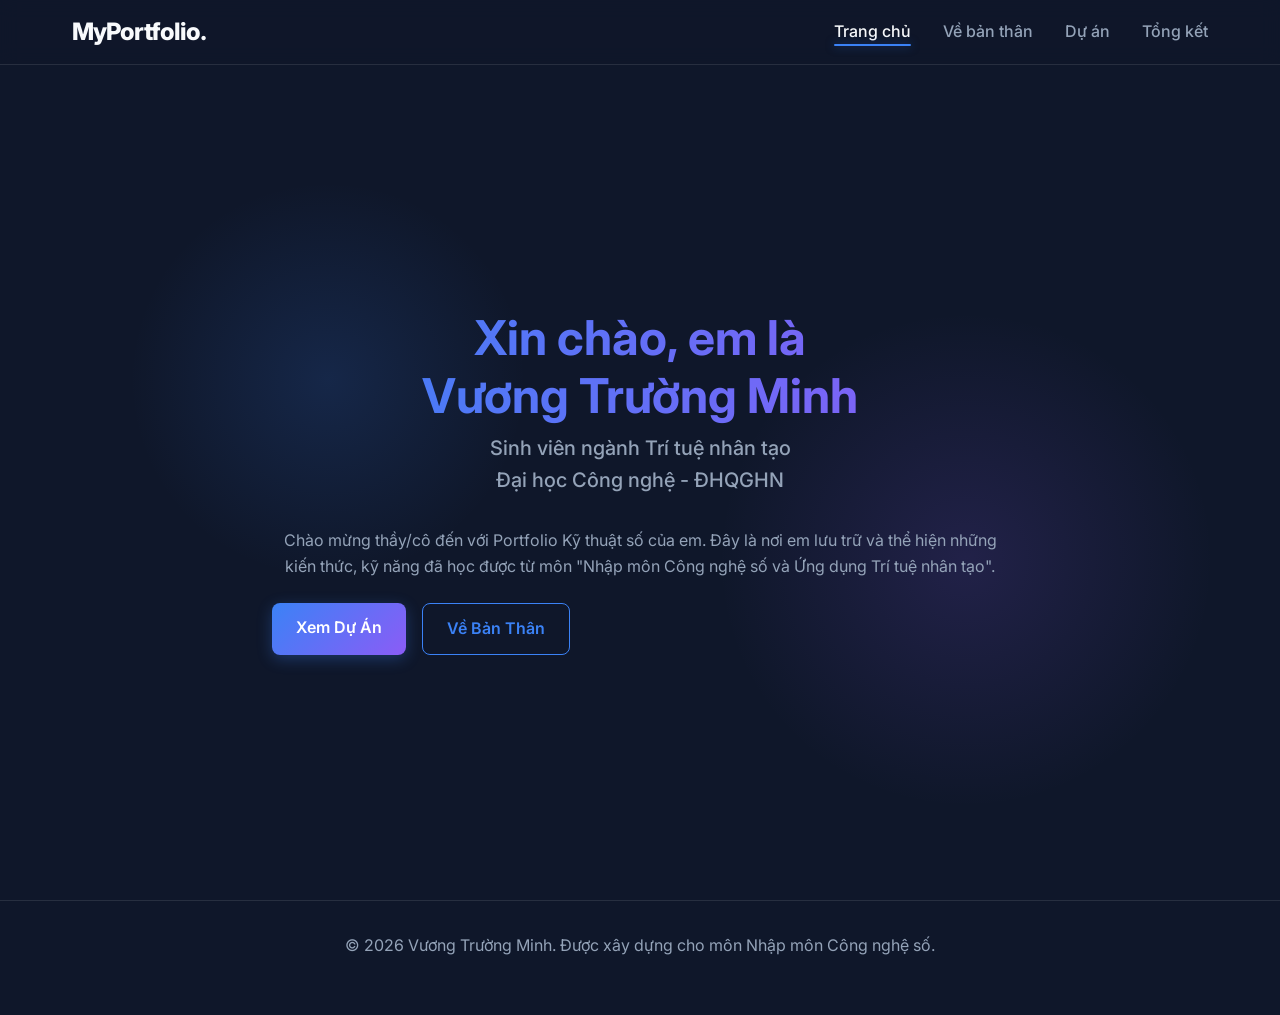
<file: index.html>
<!DOCTYPE html>
<html lang="vi">

<head>
    <meta charset="UTF-8">
    <meta name="viewport" content="width=device-width, initial-scale=1.0">
    <title>Portfolio Cá Nhân | Giới Thiệu</title>
    <!-- Google Fonts: Inter -->
    <link rel="preconnect" href="https://fonts.googleapis.com">
    <link rel="preconnect" href="https://fonts.gstatic.com" crossorigin>
    <link href="https://fonts.googleapis.com/css2?family=Inter:wght@400;500;600;700;800&display=swap" rel="stylesheet">
    <link rel="stylesheet" href="css/style.css">
    <style>
        /* Specific styles for index.html */
        .hero {
            min-height: 100vh;
            display: flex;
            align-items: center;
            padding-top: 4rem;
            /* offset for nav */
            position: relative;
        }

        /* Decorative background elements */
        .bg-glow-1 {
            position: absolute;
            top: 20%;
            left: 10%;
            width: 400px;
            height: 400px;
            background: radial-gradient(circle, rgba(59, 130, 246, 0.15) 0%, rgba(0, 0, 0, 0) 70%);
            border-radius: 50%;
            z-index: -1;
        }

        .bg-glow-2 {
            position: absolute;
            bottom: 10%;
            right: 5%;
            width: 500px;
            height: 500px;
            background: radial-gradient(circle, rgba(139, 92, 246, 0.15) 0%, rgba(0, 0, 0, 0) 70%);
            border-radius: 50%;
            z-index: -1;
        }

        .hero-content {
            display: flex;
            flex-direction: column;
            justify-content: center;
            align-items: center;
            text-align: center;
            max-width: 800px;
            margin: 0 auto;
        }

        .hero-text h1 {
            margin-bottom: 0.5rem;
        }

        .hero-text .subtitle {
            font-size: 1.25rem;
            color: var(--text-secondary);
            margin-bottom: 2rem;
            font-weight: 500;
        }

        .hero-actions {
            display: flex;
            gap: 1rem;
        }



        @media (max-width: 900px) {
            .hero-content {
                grid-template-columns: 1fr;
                text-align: center;
            }

            .hero-actions {
                justify-content: center;
            }

            .bg-glow-1,
            .bg-glow-2 {
                display: none;
            }
        }
    </style>
</head>

<body>

    <!-- Navigation -->
    <nav>
        <div class="container nav-container">
            <div class="logo">MyPortfolio.</div>
            <ul class="nav-links">
                <li><a href="index.html" class="active">Trang chủ</a></li>
                <li><a href="about.html">Về bản thân</a></li>
                <li><a href="projects.html">Dự án</a></li>
                <li><a href="summary.html">Tổng kết</a></li>
            </ul>
        </div>
    </nav>

    <!-- Background Decals -->
    <div class="bg-glow-1"></div>
    <div class="bg-glow-2"></div>

    <!-- Main Content -->
    <main>
        <section class="hero">
            <div class="container hero-content">
                <div class="hero-text">
                    <h1>Xin chào, em là<br>Vương Trường Minh</h1>
                    <p class="subtitle">Sinh viên ngành Trí tuệ nhân tạo<br>Đại học Công nghệ - ĐHQGHN</p>
                    <p>Chào mừng thầy/cô đến với Portfolio Kỹ thuật số của em. Đây là nơi em lưu trữ và thể hiện những
                        kiến thức, kỹ năng đã học được từ môn "Nhập môn Công nghệ số và Ứng dụng Trí tuệ nhân tạo".</p>
                    <div class="hero-actions">
                        <a href="projects.html" class="btn btn-primary">Xem Dự Án</a>
                        <a href="about.html" class="btn btn-outline">Về Bản Thân</a>
                    </div>
                </div>


            </div>
        </section>
    </main>

    <!-- Footer -->
    <footer>
        <div class="container">
            <p>&copy; 2026 Vương Trường Minh. Được xây dựng cho môn Nhập môn Công nghệ số.</p>
        </div>
    </footer>

    <script src="js/main.js"></script>
</body>

</html>
</file>
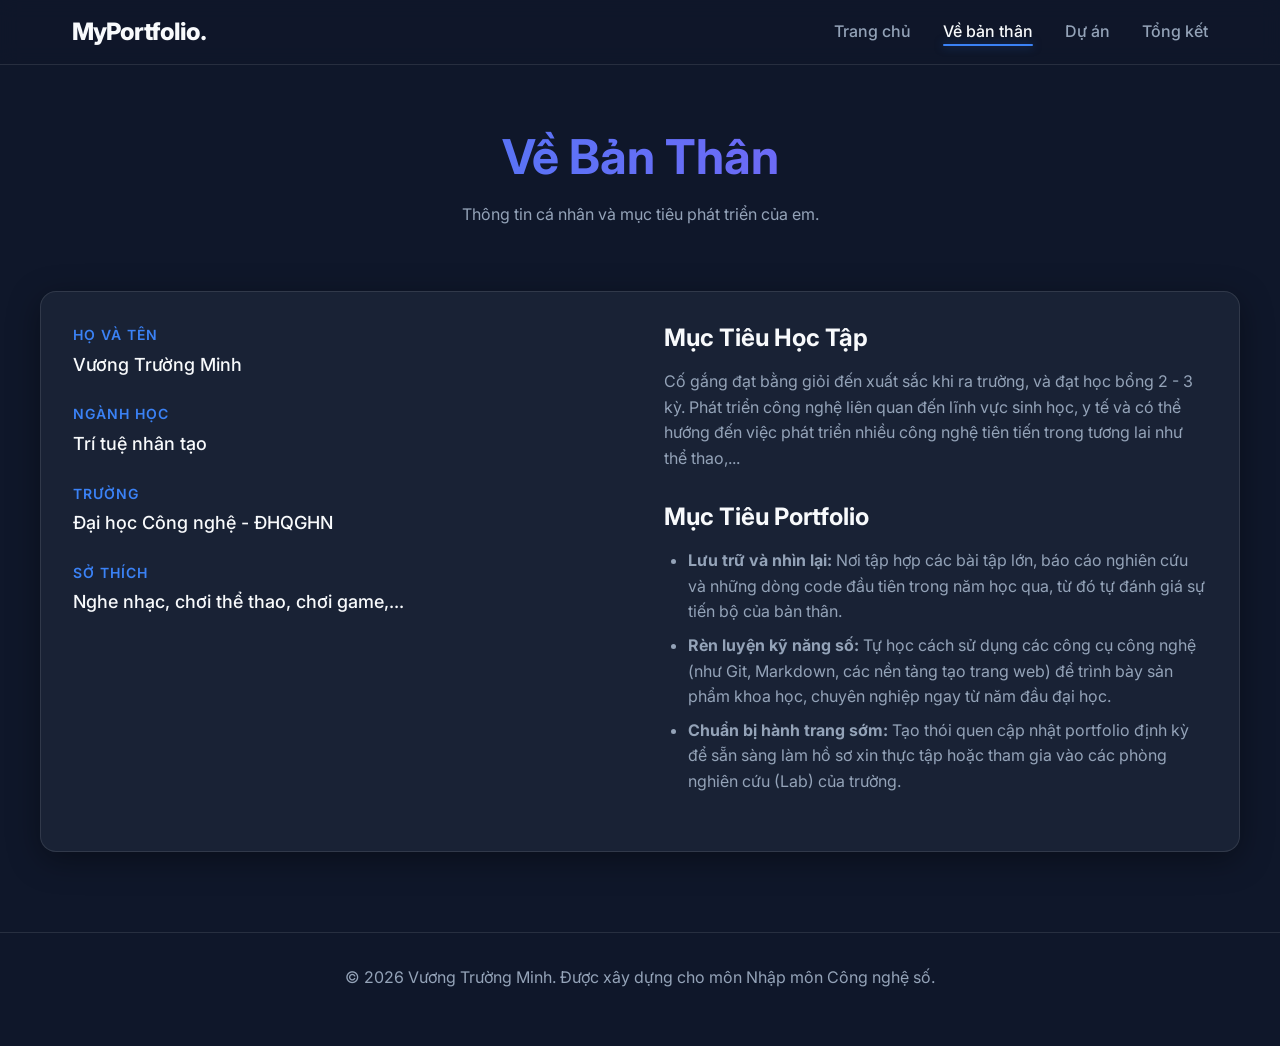
<file: about.html>
<!DOCTYPE html>
<html lang="vi">

<head>
    <meta charset="UTF-8">
    <meta name="viewport" content="width=device-width, initial-scale=1.0">
    <title>Portfolio Cá Nhân | Về Bản Thân</title>
    <!-- Google Fonts: Inter -->
    <link rel="preconnect" href="https://fonts.googleapis.com">
    <link rel="preconnect" href="https://fonts.gstatic.com" crossorigin>
    <link href="https://fonts.googleapis.com/css2?family=Inter:wght@400;500;600;700;800&display=swap" rel="stylesheet">
    <link rel="stylesheet" href="css/style.css">
    <style>
        .about-section {
            padding-top: 8rem;
            padding-bottom: 5rem;
        }

        .about-header {
            text-align: center;
            margin-bottom: 4rem;
        }

        .about-grid {
            display: grid;
            grid-template-columns: repeat(auto-fit, minmax(300px, 1fr));
            gap: 3rem;
        }

        .info-item {
            margin-bottom: 1.5rem;
        }

        .info-label {
            font-size: 0.875rem;
            text-transform: uppercase;
            letter-spacing: 1px;
            color: var(--accent-color);
            font-weight: 600;
            margin-bottom: 0.25rem;
        }

        .info-value {
            font-size: 1.125rem;
            color: var(--text-primary);
            font-weight: 500;
        }

        h3 {
            margin-bottom: 1rem;
        }
    </style>
</head>

<body>

    <!-- Navigation -->
    <nav>
        <div class="container nav-container">
            <div class="logo">MyPortfolio.</div>
            <ul class="nav-links">
                <li><a href="index.html">Trang chủ</a></li>
                <li><a href="about.html" class="active">Về bản thân</a></li>
                <li><a href="projects.html">Dự án</a></li>
                <li><a href="summary.html">Tổng kết</a></li>
            </ul>
        </div>
    </nav>

    <!-- Main Content -->
    <main>
        <section class="section about-section container">
            <div class="about-header">
                <h1>Về Bản Thân</h1>
                <p>Thông tin cá nhân và mục tiêu phát triển của em.</p>
            </div>

            <div class="glass-panel">
                <div class="about-grid">
                    <div>
                        <div class="info-item">
                            <div class="info-label">Họ và Tên</div>
                            <div class="info-value">Vương Trường Minh</div>
                        </div>
                        <div class="info-item">
                            <div class="info-label">Ngành Học</div>
                            <div class="info-value">Trí tuệ nhân tạo</div>
                        </div>
                        <div class="info-item">
                            <div class="info-label">Trường</div>
                            <div class="info-value">Đại học Công nghệ - ĐHQGHN</div>
                        </div>
                        <div class="info-item">
                            <div class="info-label">Sở Thích</div>
                            <div class="info-value">Nghe nhạc, chơi thể thao, chơi game,...</div>
                        </div>
                    </div>
                    <div>
                        <h3>Mục Tiêu Học Tập</h3>
                        <p>Cố gắng đạt bằng giỏi đến xuất sắc khi ra trường, và đạt học bổng 2 - 3 kỳ. Phát triển công
                            nghệ liên quan đến lĩnh vực sinh học, y tế và có thể hướng đến việc phát triển nhiều công
                            nghệ tiên tiến trong tương lai như thể thao,...</p>

                        <h3 style="margin-top: 2rem;">Mục Tiêu Portfolio</h3>
                        <ul
                            style="color: var(--text-secondary); margin-left: 1.5rem; margin-bottom: 1.5rem; line-height: 1.6;">
                            <li style="margin-bottom: 0.5rem;"><strong>Lưu trữ và nhìn lại:</strong> Nơi tập hợp các bài
                                tập lớn, báo cáo nghiên cứu và những dòng code đầu tiên trong năm học qua, từ đó tự đánh
                                giá sự tiến bộ của bản thân.</li>
                            <li style="margin-bottom: 0.5rem;"><strong>Rèn luyện kỹ năng số:</strong> Tự học cách sử
                                dụng các công cụ công nghệ (như Git, Markdown, các nền tảng tạo trang web) để trình bày
                                sản phẩm khoa học, chuyên nghiệp ngay từ năm đầu đại học.</li>
                            <li style="margin-bottom: 0.5rem;"><strong>Chuẩn bị hành trang sớm:</strong> Tạo thói quen
                                cập nhật portfolio định kỳ để sẵn sàng làm hồ sơ xin thực tập hoặc tham gia vào các
                                phòng nghiên cứu (Lab) của trường.</li>
                        </ul>
                    </div>
                </div>
            </div>
        </section>
    </main>

    <!-- Footer -->
    <footer>
        <div class="container">
            <p>&copy; 2026 Vương Trường Minh. Được xây dựng cho môn Nhập môn Công nghệ số.</p>
        </div>
    </footer>

    <script src="js/main.js"></script>
</body>

</html>
</file>
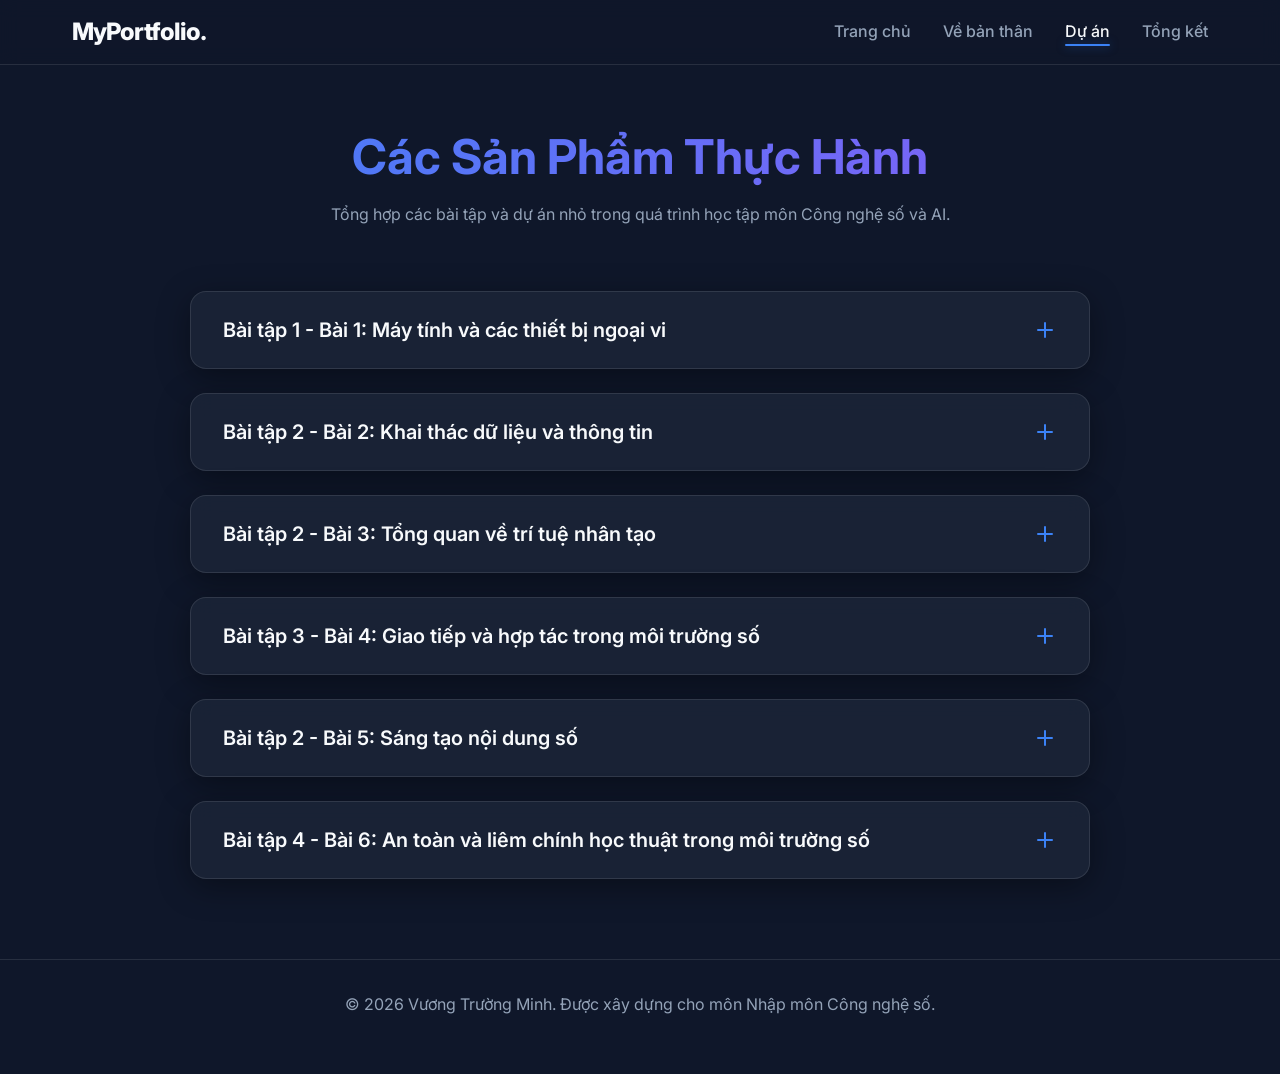
<file: projects.html>
<!DOCTYPE html>
<html lang="vi">

<head>
    <meta charset="UTF-8">
    <meta name="viewport" content="width=device-width, initial-scale=1.0">
    <title>Portfolio Cá Nhân | Dự Án</title>
    <link rel="preconnect" href="https://fonts.googleapis.com">
    <link rel="preconnect" href="https://fonts.gstatic.com" crossorigin>
    <link href="https://fonts.googleapis.com/css2?family=Inter:wght@400;500;600;700;800&display=swap" rel="stylesheet">
    <link rel="stylesheet" href="css/style.css">
    <style>
        .projects-section {
            padding-top: 8rem;
            /* offset for nav + extra space */
            padding-bottom: 5rem;
        }

        .projects-header {
            text-align: center;
            margin-bottom: 4rem;
        }

        .accordion {
            display: flex;
            flex-direction: column;
            gap: 1.5rem;
            max-width: 900px;
            margin: 0 auto;
        }

        .accordion-item {
            background: var(--glass-bg);
            backdrop-filter: blur(12px);
            -webkit-backdrop-filter: blur(12px);
            border: 1px solid var(--glass-border);
            border-radius: 1rem;
            box-shadow: var(--glass-shadow);
            overflow: hidden;
            transition: all var(--transition-normal);
        }

        .accordion-item.active {
            border-color: rgba(59, 130, 246, 0.4);
            box-shadow: 0 15px 40px rgba(0, 0, 0, 0.5);
        }

        .accordion-header {
            padding: 1.5rem 2rem;
            display: flex;
            justify-content: space-between;
            align-items: center;
            cursor: pointer;
            user-select: none;
            transition: background var(--transition-fast);
        }

        .accordion-header:hover {
            background: rgba(255, 255, 255, 0.05);
        }

        .accordion-title {
            font-size: 1.25rem;
            font-weight: 600;
            margin-bottom: 0;
            color: var(--text-primary);
            flex: 1;
            padding-right: 1rem;
            line-height: 1.4;
        }

        .accordion-icon {
            width: 24px;
            height: 24px;
            position: relative;
            flex-shrink: 0;
            transition: transform var(--transition-normal);
        }

        .accordion-icon::before,
        .accordion-icon::after {
            content: '';
            position: absolute;
            background-color: var(--accent-color);
            border-radius: 2px;
            top: 50%;
            left: 50%;
            transform: translate(-50%, -50%);
            transition: transform var(--transition-normal);
        }

        .accordion-icon::before {
            width: 2px;
            height: 16px;
        }

        .accordion-icon::after {
            width: 16px;
            height: 2px;
        }

        .accordion-item.active .accordion-icon {
            transform: rotate(45deg);
        }

        .accordion-content {
            display: grid;
            grid-template-rows: 0fr;
            transition: grid-template-rows 0.4s ease-out;
        }

        .accordion-inner {
            overflow: hidden;
            padding: 0 2rem;
            opacity: 0;
            transition: padding 0.4s ease-out, opacity 0.3s ease-out;
        }

        .accordion-item.active .accordion-content {
            grid-template-rows: 1fr;
        }

        .accordion-item.active .accordion-inner {
            padding-bottom: 2rem;
            padding-top: 0.5rem;
            opacity: 1;
        }

        .accordion-body-section {
            margin-bottom: 1.5rem;
        }

        .accordion-body-section:last-child {
            margin-bottom: 0;
        }

        .accordion-body-section h4 {
            color: var(--accent-color);
            font-size: 0.95rem;
            margin-bottom: 0.5rem;
            text-transform: uppercase;
            letter-spacing: 0.5px;
        }

        .accordion-body-section p {
            font-size: 1rem;
            margin-bottom: 0;
            color: var(--text-secondary);
            line-height: 1.6;
        }

        .project-actions {
            display: flex;
            gap: 1rem;
            margin-top: 1rem;
            padding-top: 1.5rem;
            border-top: 1px solid var(--glass-border);
        }

        .project-actions .btn {
            padding: 0.5rem 1.5rem;
            font-size: 0.9rem;
        }
    </style>
</head>

<body>

    <!-- Navigation -->
    <nav>
        <div class="container nav-container">
            <div class="logo">MyPortfolio.</div>
            <ul class="nav-links">
                <li><a href="index.html">Trang chủ</a></li>
                <li><a href="about.html">Về bản thân</a></li>
                <li><a href="projects.html" class="active">Dự án</a></li>
                <li><a href="summary.html">Tổng kết</a></li>
            </ul>
        </div>
    </nav>

    <!-- Main Content -->
    <main>
        <section class="section projects-section container">
            <div class="projects-header">
                <h1>Các Sản Phẩm Thực Hành</h1>
                <p>Tổng hợp các bài tập và dự án nhỏ trong quá trình học tập môn Công nghệ số và AI.</p>
            </div>

            <div class="accordion">

                <!-- Project 1 -->
                <div class="accordion-item">
                    <div class="accordion-header">
                        <h3 class="accordion-title">Bài tập 1 - Bài 1: Máy tính và các thiết bị ngoại vi</h3>
                        <div class="accordion-icon"></div>
                    </div>
                    <div class="accordion-content">
                        <div class="accordion-inner">
                            <div class="accordion-body-section">
                                <h4>Mục tiêu của bài tập</h4>
                                <p>Nắm vững kiến thức nền tảng về máy tính, cách thức hoạt động của các thiết bị ngoại
                                    vi và thiết lập môi trường học tập số.</p>
                            </div>
                            <div class="accordion-body-section">
                                <h4>Tóm tắt quá trình thực hiện</h4>
                                <p>Thiết kế và trình bày cấu trúc thư mục tối ưu, kết hợp với các quy tắc đặt tên tệp
                                    tin khoa học nhằm mục đích quản lý và lưu trữ dữ liệu học tập một cách hiệu quả nhất
                                    trên máy tính cá nhân.</p>
                            </div>
                            <div class="accordion-body-section">
                                <h4>Hình ảnh minh họa</h4>
                                <img src="assets/img_bai_1.png" alt="Minh họa bài 1"
                                    style="width: 100%; border-radius: 8px; margin-top: 0.5rem; display: block; border: 1px solid var(--glass-border);">
                            </div>
                            <div class="accordion-body-section">
                                <h4>Tóm tắt nội dung PDF</h4>
                                <p><em>Báo cáo trình bày cách thiết lập và phân chia thư mục theo từng môn học, kết hợp
                                        quy tắc đặt tên file rõ ràng để dễ dàng tìm kiếm và quản lý.</em></p>
                            </div>
                            <div class="accordion-body-section">
                                <h4>Sản phẩm cuối cùng</h4>
                                <div class="project-actions">
                                    <a href="assets/tuần%201%20lms.pdf" target="_blank" class="btn btn-primary">Xem
                                        PDF</a>
                                    <a href="assets/tuần%201%20lms.pdf" download class="btn btn-outline">Tải PDF</a>
                                </div>
                            </div>
                        </div>
                    </div>
                </div>

                <!-- Project 2 -->
                <div class="accordion-item">
                    <div class="accordion-header">
                        <h3 class="accordion-title">Bài tập 2 - Bài 2: Khai thác dữ liệu và thông tin</h3>
                        <div class="accordion-icon"></div>
                    </div>
                    <div class="accordion-content">
                        <div class="accordion-inner">
                            <div class="accordion-body-section">
                                <h4>Mục tiêu của bài tập</h4>
                                <p>Làm quen và thành thạo các công cụ tìm kiếm, đồng thời phát triển kỹ năng đánh giá độ
                                    tin cậy của thông tin trên internet.</p>
                            </div>
                            <div class="accordion-body-section">
                                <h4>Tóm tắt quá trình thực hiện</h4>
                                <p>Sử dụng các toán tử nâng cao để tìm kiếm thông tin học thuật chuyên sâu và lập bảng
                                    phân tích, đánh giá độ tin cậy của các nguồn tài liệu đã thu thập được.</p>
                            </div>
                            <div class="accordion-body-section">
                                <h4>Hình ảnh minh họa</h4>
                                <img src="assets/img_bai_2.png" alt="Minh họa bài 2"
                                    style="width: 100%; border-radius: 8px; margin-top: 0.5rem; display: block; border: 1px solid var(--glass-border);">
                            </div>
                            <div class="accordion-body-section">
                                <h4>Tóm tắt nội dung PDF</h4>
                                <p><em>Báo cáo liệt kê các nguồn tài liệu học thuật uy tín tìm được qua Google Scholar,
                                        kèm theo bảng đánh giá độ tin cậy chi tiết.</em></p>
                            </div>
                            <div class="accordion-body-section">
                                <h4>Sản phẩm cuối cùng</h4>
                                <div class="project-actions">
                                    <a href="assets/tuần%202%20lms.pdf" target="_blank" class="btn btn-primary">Xem
                                        PDF</a>
                                    <a href="assets/tuần%202%20lms.pdf" download class="btn btn-outline">Tải PDF</a>
                                </div>
                            </div>
                        </div>
                    </div>
                </div>

                <!-- Project 3 -->
                <div class="accordion-item">
                    <div class="accordion-header">
                        <h3 class="accordion-title">Bài tập 2 - Bài 3: Tổng quan về trí tuệ nhân tạo</h3>
                        <div class="accordion-icon"></div>
                    </div>
                    <div class="accordion-content">
                        <div class="accordion-inner">
                            <div class="accordion-body-section">
                                <h4>Mục tiêu của bài tập</h4>
                                <p>Hiểu về các khái niệm cơ bản của AI và cách thức giao tiếp hiệu quả với các công cụ
                                    AI thông qua Prompt.</p>
                            </div>
                            <div class="accordion-body-section">
                                <h4>Tóm tắt quá trình thực hiện</h4>
                                <p>Tiến hành so sánh hiệu quả và chất lượng kết quả đầu ra giữa một Prompt ban đầu (sơ
                                    sài) và một Prompt đã được cải tiến (cung cấp đầy đủ chi tiết, ngữ cảnh rõ ràng).
                                </p>
                            </div>
                            <div class="accordion-body-section">
                                <h4>Hình ảnh minh họa</h4>
                                <img src="assets/img_bai_3.png" alt="Minh họa bài 3"
                                    style="width: 100%; border-radius: 8px; margin-top: 0.5rem; display: block; border: 1px solid var(--glass-border);">
                            </div>
                            <div class="accordion-body-section">
                                <h4>Tóm tắt nội dung PDF</h4>
                                <p><em>Bảng phân tích so sánh đầu ra của AI khi dùng prompt ngắn gọn so với prompt có
                                        cấu trúc chi tiết. Kết luận: prompt chi tiết cho kết quả tốt và sát yêu cầu hơn
                                        rất nhiều.</em></p>
                            </div>
                            <div class="accordion-body-section">
                                <h4>Sản phẩm cuối cùng</h4>
                                <div class="project-actions">
                                    <a href="assets/tuần%203%20lms.pdf" target="_blank" class="btn btn-primary">Xem
                                        PDF</a>
                                    <a href="assets/tuần%203%20lms.pdf" download class="btn btn-outline">Tải PDF</a>
                                </div>
                            </div>
                        </div>
                    </div>
                </div>

                <!-- Project 4 -->
                <div class="accordion-item">
                    <div class="accordion-header">
                        <h3 class="accordion-title">Bài tập 3 - Bài 4: Giao tiếp và hợp tác trong môi trường số</h3>
                        <div class="accordion-icon"></div>
                    </div>
                    <div class="accordion-content">
                        <div class="accordion-inner">
                            <div class="accordion-body-section">
                                <h4>Mục tiêu của bài tập</h4>
                                <p>Thực hành kỹ năng làm việc nhóm trực tuyến và sử dụng thành thạo các phần mềm hỗ trợ
                                    hợp tác.</p>
                            </div>
                            <div class="accordion-body-section">
                                <h4>Tóm tắt quá trình thực hiện</h4>
                                <p>Cung cấp minh chứng về việc thiết lập và áp dụng các công cụ quản lý dự án nhóm, thể
                                    hiện cách thức phân công công việc và phối hợp trực tuyến với các thành viên khác.
                                </p>
                            </div>
                            <div class="accordion-body-section">
                                <h4>Hình ảnh minh họa</h4>
                                <img src="assets/img_bai_4.png" alt="Minh họa bài 4"
                                    style="width: 100%; border-radius: 8px; margin-top: 0.5rem; display: block; border: 1px solid var(--glass-border);">
                            </div>
                            <div class="accordion-body-section">
                                <h4>Tóm tắt nội dung PDF</h4>
                                <p><em>Báo cáo chi tiết về việc ứng dụng 4 công cụ (Trello, Google Docs, Drive, Teams) để điều phối dự án. Nêu rõ cách tối ưu không gian làm việc, quy tắc quản lý file, đồng thời đưa ra 3 thách thức (xung đột dữ liệu, quá tải thông báo, phụ thuộc công việc) và các giải pháp thực tiễn.</em></p>
                            </div>
                            <div class="accordion-body-section">
                                <h4>Sản phẩm cuối cùng</h4>
                                <div class="project-actions">
                                    <a href="assets/tuần%204%20lms.pdf" target="_blank" class="btn btn-primary">Xem
                                        PDF</a>
                                    <a href="assets/tuần%204%20lms.pdf" download class="btn btn-outline">Tải PDF</a>
                                </div>
                            </div>
                        </div>
                    </div>
                </div>

                <!-- Project 5 -->
                <div class="accordion-item">
                    <div class="accordion-header">
                        <h3 class="accordion-title">Bài tập 2 - Bài 5: Sáng tạo nội dung số</h3>
                        <div class="accordion-icon"></div>
                    </div>
                    <div class="accordion-content">
                        <div class="accordion-inner">
                            <div class="accordion-body-section">
                                <h4>Mục tiêu của bài tập</h4>
                                <p>Ứng dụng AI tạo sinh vào quá trình sản xuất và sáng tạo các loại hình nội dung số đa
                                    phương tiện.</p>
                            </div>
                            <div class="accordion-body-section">
                                <h4>Tóm tắt quá trình thực hiện</h4>
                                <p>Xây dựng và trưng bày một sản phẩm nội dung số hoàn thiện (bao gồm hình ảnh, video
                                    hoặc bài viết blog) được lên ý tưởng và hỗ trợ tạo ra hoàn toàn bởi các công cụ AI
                                    tạo sinh.</p>
                            </div>
                            <div class="accordion-body-section">
                                <h4>Hình ảnh minh họa</h4>
                                <img src="assets/img_bai_5.png" alt="Minh họa bài 5"
                                    style="width: 100%; border-radius: 8px; margin-top: 0.5rem; display: block; border: 1px solid var(--glass-border);">
                            </div>
                            <div class="accordion-body-section">
                                <h4>Tóm tắt nội dung PDF</h4>
                                <p><em>Trình bày quy trình lên ý tưởng và tạo ra các sản phẩm nội dung số bằng công cụ
                                        AI tạo sinh, ghi nhận lại các prompt đã sử dụng và kết quả tương ứng.</em></p>
                            </div>
                            <div class="accordion-body-section">
                                <h4>Sản phẩm cuối cùng</h4>
                                <div class="project-actions">
                                    <a href="assets/tuần%205%20lms.pdf" target="_blank" class="btn btn-primary">Xem
                                        PDF</a>
                                    <a href="assets/tuần%205%20lms.pdf" download class="btn btn-outline">Tải PDF</a>
                                </div>
                            </div>
                        </div>
                    </div>
                </div>

                <!-- Project 6 -->
                <div class="accordion-item">
                    <div class="accordion-header">
                        <h3 class="accordion-title">Bài tập 4 - Bài 6: An toàn và liêm chính học thuật trong môi trường
                            số</h3>
                        <div class="accordion-icon"></div>
                    </div>
                    <div class="accordion-content">
                        <div class="accordion-inner">
                            <div class="accordion-body-section">
                                <h4>Mục tiêu của bài tập</h4>
                                <p>Đề cao tầm quan trọng của đạo đức trong việc sử dụng công nghệ số và trí tuệ nhân tạo
                                    vào học tập.</p>
                            </div>
                            <div class="accordion-body-section">
                                <h4>Tóm tắt quá trình thực hiện</h4>
                                <p>Xây dựng bộ nguyên tắc cá nhân chi tiết về việc sử dụng AI một cách có trách nhiệm,
                                    đảm bảo duy trì tính liêm chính học thuật dựa trên những nghiên cứu đã thực hiện
                                    trong suốt khóa học.</p>
                            </div>
                            <div class="accordion-body-section">
                                <h4>Hình ảnh minh họa</h4>
                                <img src="assets/img_bai_6.png" alt="Minh họa bài 6"
                                    style="width: 100%; border-radius: 8px; margin-top: 0.5rem; display: block; border: 1px solid var(--glass-border);">
                            </div>
                            <div class="accordion-body-section">
                                <h4>Tóm tắt nội dung PDF</h4>
                                <p><em>Tài liệu ghi rõ các nguyên tắc đạo đức cá nhân khi dùng AI, cam kết không đạo
                                        văn, trung thực và luôn trích dẫn nguồn rõ ràng trong mọi bài tập.</em></p>
                            </div>
                            <div class="accordion-body-section">
                                <h4>Sản phẩm cuối cùng</h4>
                                <div class="project-actions">
                                    <a href="assets/tuần%206%20lms.pdf" target="_blank" class="btn btn-primary">Xem
                                        PDF</a>
                                    <a href="assets/tuần%206%20lms.pdf" download class="btn btn-outline">Tải PDF</a>
                                </div>
                            </div>
                        </div>
                    </div>
                </div>

            </div>
        </section>
    </main>

    <!-- Footer -->
    <footer>
        <div class="container">
            <p>&copy; 2026 Vương Trường Minh. Được xây dựng cho môn Nhập môn Công nghệ số.</p>
        </div>
    </footer>

    <script src="js/main.js"></script>
</body>

</html>
</file>
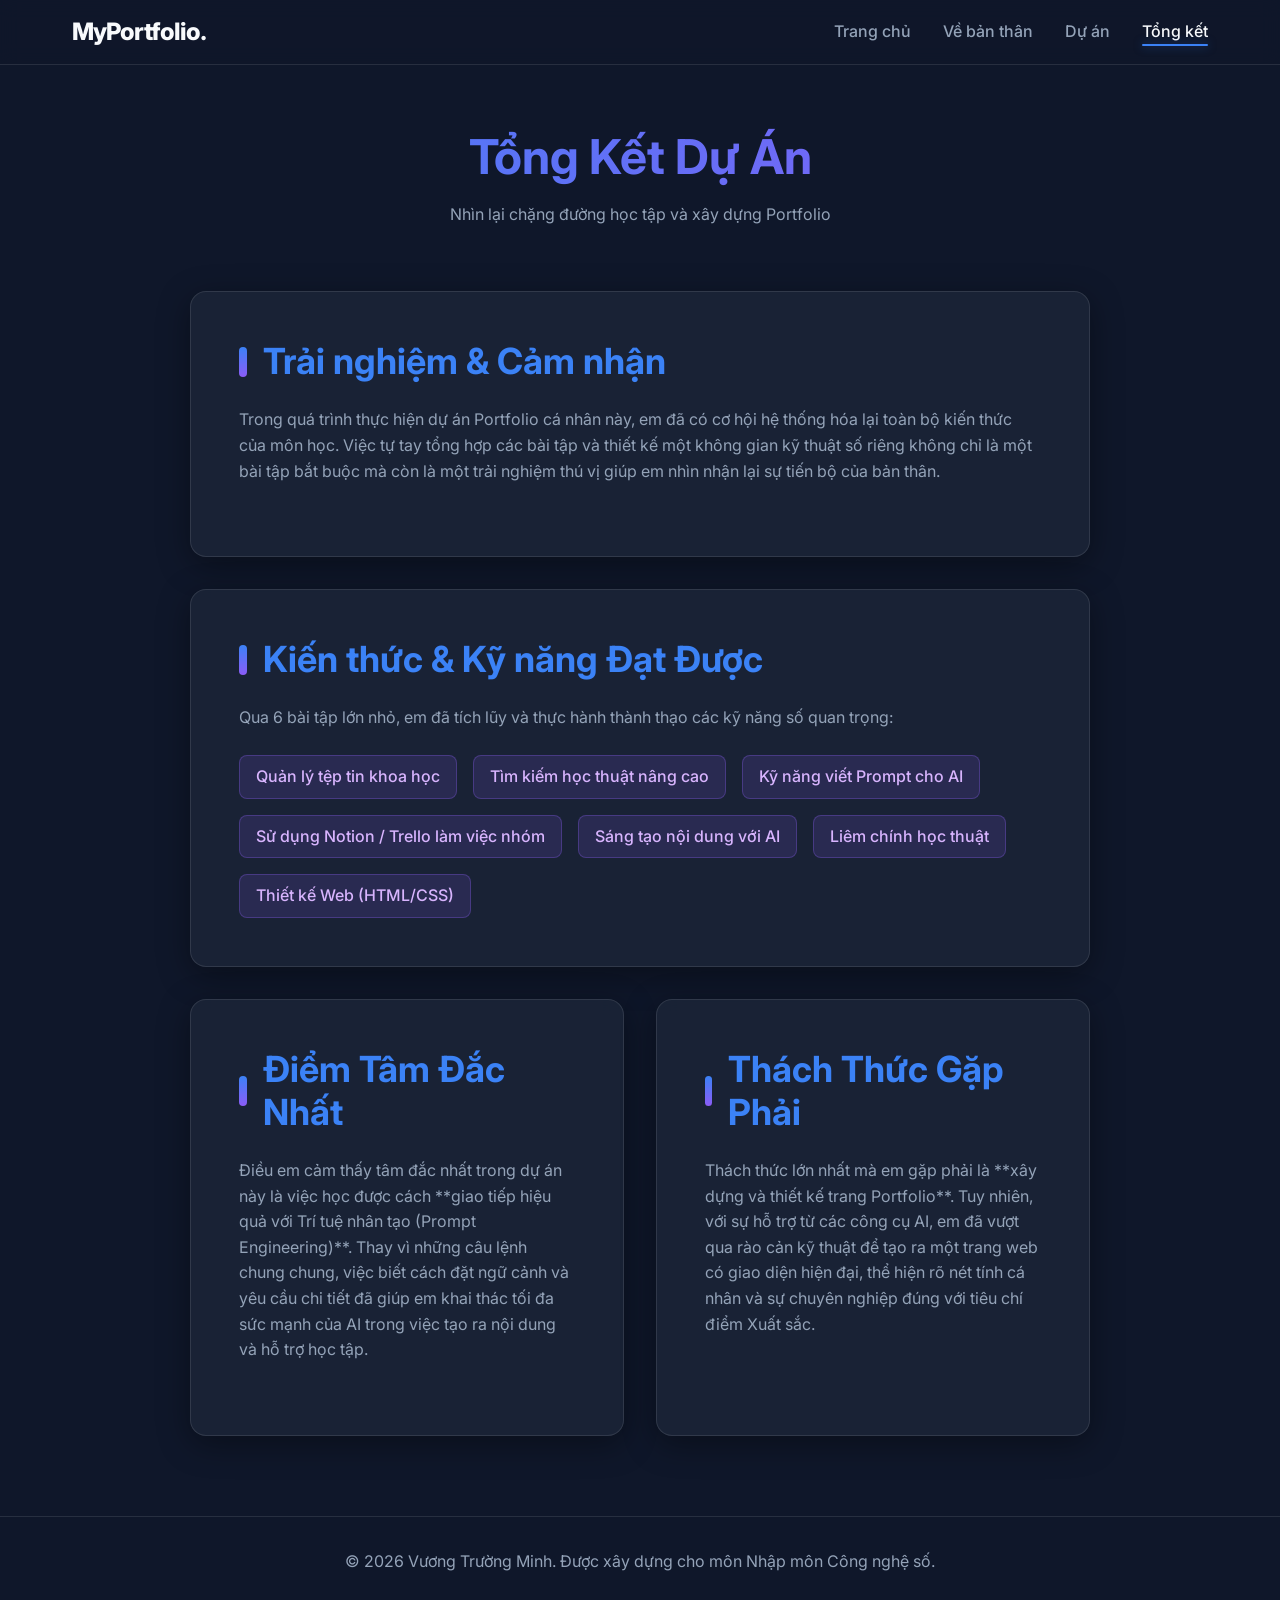
<file: summary.html>
<!DOCTYPE html>
<html lang="vi">

<head>
    <meta charset="UTF-8">
    <meta name="viewport" content="width=device-width, initial-scale=1.0">
    <title>Portfolio Cá Nhân | Tổng Kết</title>
    <link rel="preconnect" href="https://fonts.googleapis.com">
    <link rel="preconnect" href="https://fonts.gstatic.com" crossorigin>
    <link href="https://fonts.googleapis.com/css2?family=Inter:wght@400;500;600;700;800&display=swap" rel="stylesheet">
    <link rel="stylesheet" href="css/style.css">
    <style>
        .summary-section {
            padding-top: 8rem;
            padding-bottom: 5rem;
        }

        .summary-header {
            text-align: center;
            margin-bottom: 4rem;
        }

        .summary-grid {
            display: grid;
            grid-template-columns: 1fr;
            gap: 2rem;
            max-width: 900px;
            margin: 0 auto;
        }

        .summary-panel {
            padding: 3rem;
        }

        .summary-panel h2 {
            display: flex;
            align-items: center;
            gap: 1rem;
            color: var(--accent-color);
            margin-bottom: 1.5rem;
        }

        .summary-panel h2::before {
            content: '';
            display: block;
            width: 8px;
            height: 30px;
            background: linear-gradient(to bottom, var(--accent-color), var(--secondary-accent));
            border-radius: 4px;
        }

        .skills-list {
            list-style: none;
            display: flex;
            flex-wrap: wrap;
            gap: 1rem;
            margin-top: 1rem;
        }

        .skills-list li {
            background: rgba(139, 92, 246, 0.15);
            color: #d8b4fe;
            /* lighter violet */
            padding: 0.5rem 1rem;
            border-radius: 8px;
            border: 1px solid rgba(139, 92, 246, 0.3);
            font-weight: 500;
        }

        .split-grid {
            display: grid;
            grid-template-columns: 1fr 1fr;
            gap: 2rem;
        }

        @media (max-width: 768px) {
            .split-grid {
                grid-template-columns: 1fr;
            }

            .summary-panel {
                padding: 2rem;
            }
        }
    </style>
</head>

<body>

    <!-- Navigation -->
    <nav>
        <div class="container nav-container">
            <div class="logo">MyPortfolio.</div>
            <ul class="nav-links">
                <li><a href="index.html">Trang chủ</a></li>
                <li><a href="about.html">Về bản thân</a></li>
                <li><a href="projects.html">Dự án</a></li>
                <li><a href="summary.html" class="active">Tổng kết</a></li>
            </ul>
        </div>
    </nav>

    <!-- Main Content -->
    <main>
        <section class="section summary-section container">
            <div class="summary-header">
                <h1>Tổng Kết Dự Án</h1>
                <p>Nhìn lại chặng đường học tập và xây dựng Portfolio</p>
            </div>

            <div class="summary-grid">

                <!-- Trải nghiệm và Cảm nhận -->
                <div class="glass-panel summary-panel">
                    <h2>Trải nghiệm & Cảm nhận</h2>
                    <p>Trong quá trình thực hiện dự án Portfolio cá nhân này, em đã có cơ hội hệ thống hóa lại toàn bộ
                        kiến thức của môn học. Việc tự tay tổng hợp các bài tập và thiết kế một không gian kỹ thuật số
                        riêng không chỉ là một bài tập bắt buộc mà còn là một trải nghiệm thú vị giúp em nhìn nhận lại
                        sự tiến bộ của bản thân.</p>
                </div>

                <!-- Kiến thức và Kỹ năng -->
                <div class="glass-panel summary-panel">
                    <h2>Kiến thức & Kỹ năng Đạt Được</h2>
                    <p>Qua 6 bài tập lớn nhỏ, em đã tích lũy và thực hành thành thạo các kỹ năng số quan trọng:</p>
                    <ul class="skills-list">
                        <li>Quản lý tệp tin khoa học</li>
                        <li>Tìm kiếm học thuật nâng cao</li>
                        <li>Kỹ năng viết Prompt cho AI</li>
                        <li>Sử dụng Notion / Trello làm việc nhóm</li>
                        <li>Sáng tạo nội dung với AI</li>
                        <li>Liêm chính học thuật</li>
                        <li>Thiết kế Web (HTML/CSS)</li>
                    </ul>
                </div>

                <!-- Tâm đắc và Thách thức -->
                <div class="split-grid">
                    <div class="glass-panel summary-panel">
                        <h2>Điểm Tâm Đắc Nhất</h2>
                        <p>Điều em cảm thấy tâm đắc nhất trong dự án này là việc học được cách **giao tiếp hiệu quả với
                            Trí tuệ nhân tạo (Prompt Engineering)**. Thay vì những câu lệnh chung chung, việc biết cách
                            đặt ngữ cảnh và yêu cầu chi tiết đã giúp em khai thác tối đa sức mạnh của AI trong việc tạo
                            ra nội dung và hỗ trợ học tập.</p>
                    </div>

                    <div class="glass-panel summary-panel">
                        <h2>Thách Thức Gặp Phải</h2>
                        <p>Thách thức lớn nhất mà em gặp phải là **xây dựng và thiết kế trang Portfolio**. Tuy nhiên,
                            với sự hỗ trợ từ các công cụ AI, em đã vượt qua rào cản kỹ thuật để tạo ra một trang web có
                            giao diện hiện đại, thể hiện rõ nét tính cá nhân và sự chuyên nghiệp đúng với tiêu chí điểm
                            Xuất sắc.</p>
                    </div>
                </div>

            </div>
        </section>
    </main>

    <!-- Footer -->
    <footer>
        <div class="container">
            <p>&copy; 2026 Vương Trường Minh. Được xây dựng cho môn Nhập môn Công nghệ số.</p>
        </div>
    </footer>

    <script src="js/main.js"></script>
</body>

</html>
</file>
<file: css/style.css>
/* Reset & Base Styles */
* {
    margin: 0;
    padding: 0;
    box-sizing: border-box;
}

:root {
    /* Color Palette - Modern Dark Theme */
    --bg-color: #0f172a; /* Slate 900 */
    --text-primary: #f8fafc; /* Slate 50 */
    --text-secondary: #94a3b8; /* Slate 400 */
    --accent-color: #3b82f6; /* Blue 500 */
    --accent-glow: rgba(59, 130, 246, 0.5);
    --secondary-accent: #8b5cf6; /* Violet 500 */
    
    /* Glassmorphism */
    --glass-bg: rgba(30, 41, 59, 0.7); /* Slate 800 with opacity */
    --glass-border: rgba(255, 255, 255, 0.1);
    --glass-shadow: 0 8px 32px 0 rgba(0, 0, 0, 0.37);

    /* Typography */
    --font-primary: 'Inter', system-ui, -apple-system, sans-serif;
    
    /* Transitions */
    --transition-fast: 0.2s ease;
    --transition-normal: 0.3s ease;
}

body {
    font-family: var(--font-primary);
    background-color: var(--bg-color);
    color: var(--text-primary);
    line-height: 1.6;
    overflow-x: hidden;
    min-height: 100vh;
    display: flex;
    flex-direction: column;
}

/* Typography */
h1, h2, h3, h4 {
    font-weight: 700;
    line-height: 1.2;
    margin-bottom: 1rem;
}

h1 {
    font-size: 3rem;
    background: linear-gradient(to right, var(--accent-color), var(--secondary-accent));
    -webkit-background-clip: text;
    color: transparent;
}

h2 { font-size: 2.25rem; }
h3 { font-size: 1.5rem; }
p { margin-bottom: 1.5rem; color: var(--text-secondary); }
a { color: var(--accent-color); text-decoration: none; transition: color var(--transition-fast); }
a:hover { color: var(--text-primary); }

/* Layout Utilities */
.container {
    width: 100%;
    max-width: 1200px;
    margin: 0 auto;
    padding: 0 2rem;
}

.section {
    padding: 5rem 0;
}

/* Glassmorphism Utilities */
.glass-panel {
    background: var(--glass-bg);
    backdrop-filter: blur(12px);
    -webkit-backdrop-filter: blur(12px);
    border: 1px solid var(--glass-border);
    border-radius: 1rem;
    box-shadow: var(--glass-shadow);
    padding: 2rem;
}

/* Navigation */
nav {
    position: fixed;
    top: 0;
    width: 100%;
    z-index: 1000;
    background: rgba(15, 23, 42, 0.8);
    backdrop-filter: blur(10px);
    border-bottom: 1px solid var(--glass-border);
}

.nav-container {
    display: flex;
    justify-content: space-between;
    align-items: center;
    height: 4rem;
}

.logo {
    font-size: 1.5rem;
    font-weight: 800;
    letter-spacing: -1px;
}

.nav-links {
    display: flex;
    gap: 2rem;
    list-style: none;
}

.nav-links a {
    color: var(--text-secondary);
    font-weight: 500;
    font-size: 1rem;
    position: relative;
}

.nav-links a:hover,
.nav-links a.active {
    color: var(--text-primary);
}

.nav-links a.active::after {
    content: '';
    position: absolute;
    bottom: -5px;
    left: 0;
    width: 100%;
    height: 2px;
    background: var(--accent-color);
    box-shadow: 0 0 10px var(--accent-glow);
    border-radius: 2px;
}

/* Footer */
footer {
    margin-top: auto;
    padding: 2rem 0;
    text-align: center;
    border-top: 1px solid var(--glass-border);
    color: var(--text-secondary);
}

/* Buttons */
.btn {
    display: inline-block;
    padding: 0.75rem 1.5rem;
    border-radius: 0.5rem;
    font-weight: 600;
    cursor: pointer;
    transition: all var(--transition-normal);
    border: none;
    text-align: center;
}

.btn-primary {
    background: linear-gradient(135deg, var(--accent-color), var(--secondary-accent));
    color: white;
    box-shadow: 0 4px 15px rgba(59, 130, 246, 0.3);
}

.btn-primary:hover {
    transform: translateY(-2px);
    box-shadow: 0 6px 20px rgba(59, 130, 246, 0.5);
    color: white;
}

.btn-outline {
    background: transparent;
    border: 1px solid var(--accent-color);
    color: var(--accent-color);
}

.btn-outline:hover {
    background: rgba(59, 130, 246, 0.1);
}

/* Responsive */
@media (max-width: 768px) {
    .nav-links { display: none; /* Will implement mobile menu later if needed */ }
    h1 { font-size: 2.5rem; }
    .section { padding: 3rem 0; }
}
</file>
